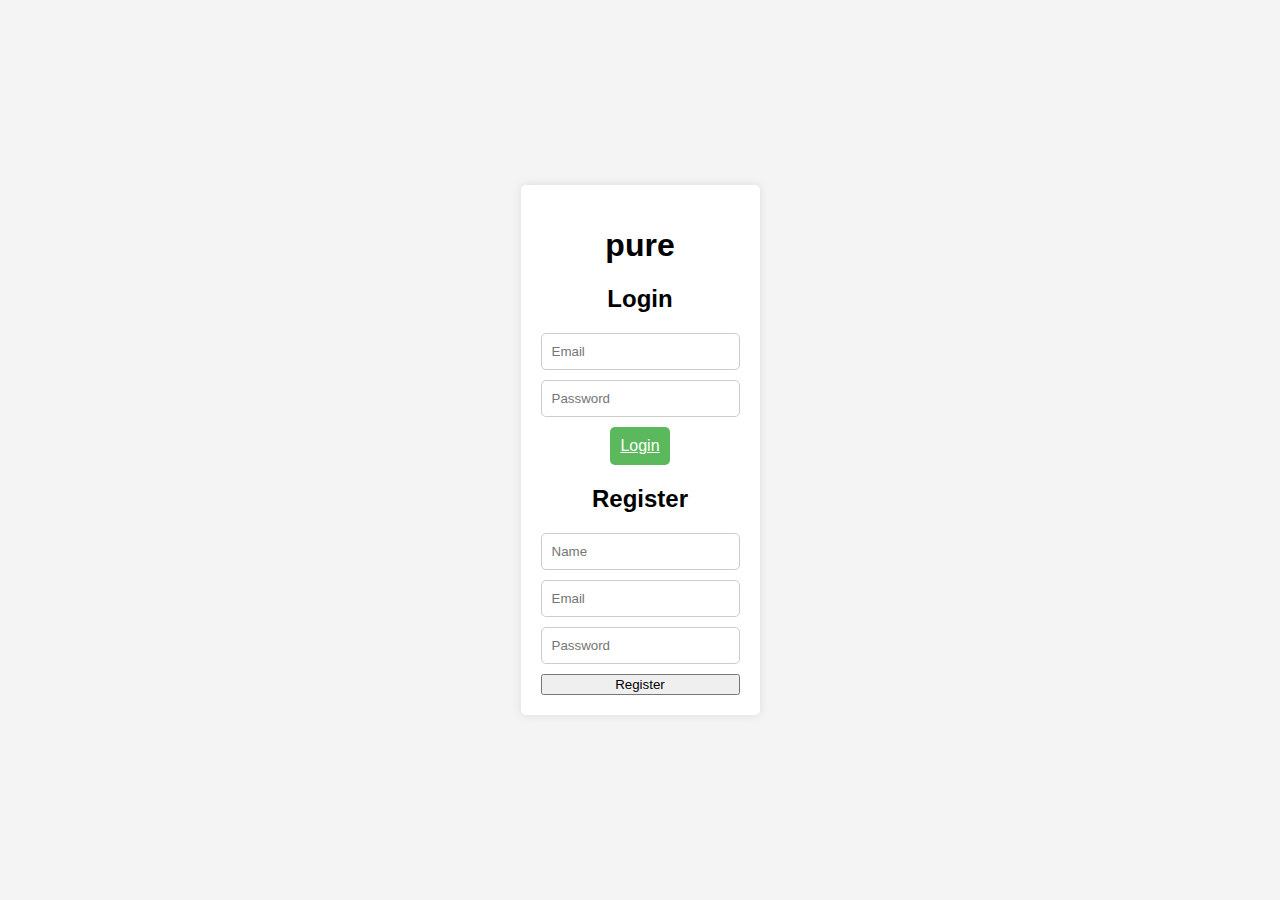
<file: index.html>
<!DOCTYPE html>
<html lang="en">
<head>
  <meta charset="UTF-8">
  <meta name="viewport" content="width=device-width, initial-scale=1.0">
  <title>Nykaa Clone</title>
  <link rel="stylesheet" href="loginstyles.css">
</head>
<body>
  <div class="container">
    <h1>pure</h1>
    <div id="auth">
      <div id="login">
        <h2>Login</h2>
        <form id="loginForm">
          <input type="email" id="loginEmail" placeholder="Email" required>
          <input type="password" id="loginPassword" placeholder="Password" required>
          <a class="submit" href="home.html">Login</a>
         
        </form>
      </div>
      <div id="register">
        <h2>Register</h2>
        <form id="registerForm">
          <input type="text" id="registerName" placeholder="Name" required>
          <input type="email" id="registerEmail" placeholder="Email" required>
          <input type="password" id="registerPassword" placeholder="Password" required>
          <button type="submit">Register</button>
        </form>
      </div>
    </div>
  </div>
  <script src="scr.js"></script>
</body>
</html>
</file>
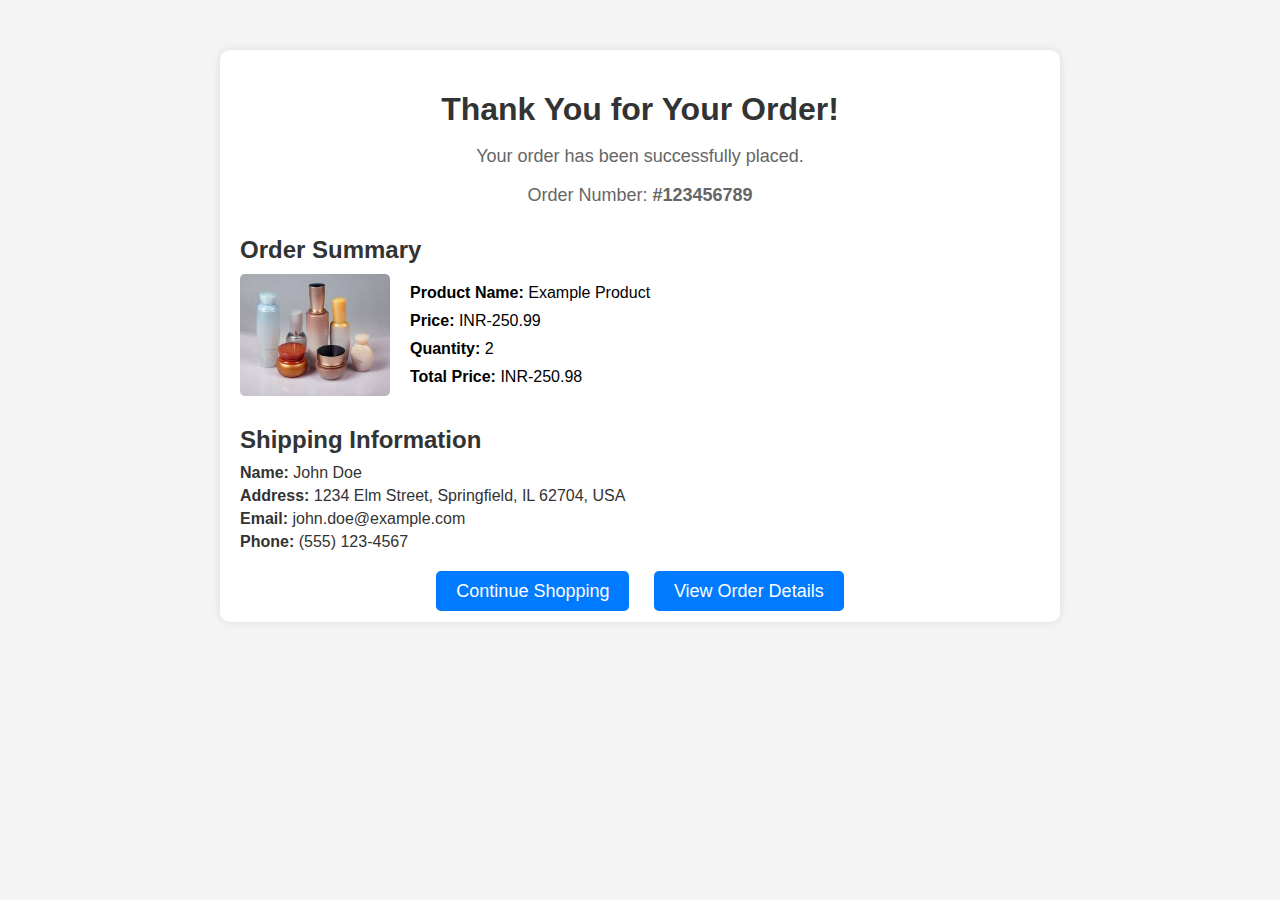
<file: comn.html>
<!DOCTYPE html>
<html lang="en">
<head>
    <meta charset="UTF-8">
    <meta name="viewport" content="width=device-width, initial-scale=1.0">
    <title>Order Confirmation</title>
    <link rel="stylesheet" href="comn.css">
</head>
<body>
    <div class="container">
        <div class="confirmation-message">
            <h1>Thank You for Your Order!</h1>
            <p>Your order has been successfully placed.</p>
            <p>Order Number: <strong>#123456789</strong></p>
        </div>

        <!-- Order Summary Section -->
        <div class="order-summary">
            <h2>Order Summary</h2>
            <div class="product-info">
                <img src="p1.jpg" alt="Product Image">
                <div class="details">
                    <p><strong>Product Name:</strong> Example Product</p>
                    <p><strong>Price:</strong> INR-250.99</p>
                    <p><strong>Quantity:</strong> 2</p>
                    <p><strong>Total Price:</strong> INR-250.98</p>
                </div>
            </div>
        </div>

        <!-- Shipping Information Section -->
        <div class="shipping-info">
            <h2>Shipping Information</h2>
            <p><strong>Name:</strong> John Doe</p>
            <p><strong>Address:</strong> 1234 Elm Street, Springfield, IL 62704, USA</p>
            <p><strong>Email:</strong> john.doe@example.com</p>
            <p><strong>Phone:</strong> (555) 123-4567</p>
        </div>

        <div class="actions">
            <a href="home.html" class="btn">Continue Shopping</a>
            <a href="#" class="btn">View Order Details</a>
        </div>
    </div>
</body>
</html>
</file>
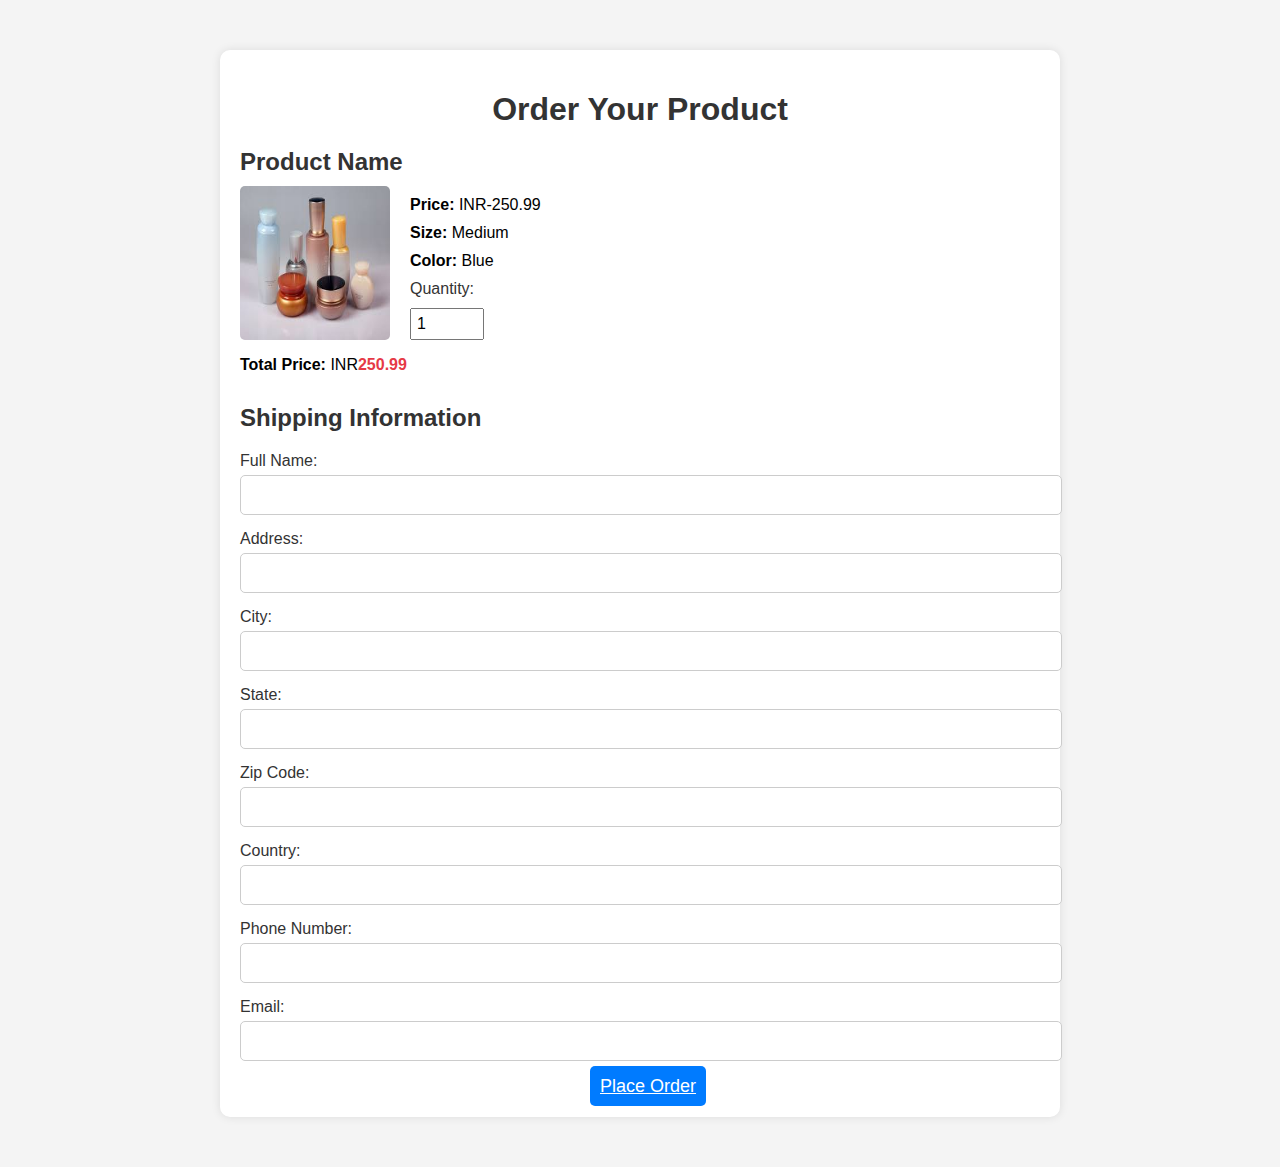
<file: order.html>
<!DOCTYPE html>
<html lang="en">
<head>
    <meta charset="UTF-8">
    <meta name="viewport" content="width=device-width, initial-scale=1.0">
    <title>Product Order Page</title>
    <link rel="stylesheet" href="orderhh.css">
</head>
<body>
    <div class="container">
        <h1>Order Your Product</h1>

        <!-- Product Summary Section -->
        <div class="product-summary">
            <h2>Product Name</h2>
            <div class="product-info">
                <img src="p1.jpg" alt="Product Image">
                <div class="details">
                    <p><strong>Price:</strong> INR-250.99</p>
                    <p><strong>Size:</strong> Medium</p>
                    <p><strong>Color:</strong> Blue</p>
                    <label for="quantity">Quantity:</label>
                    <input type="number" id="quantity" name="quantity" min="1" value="1" onchange="updateTotal()">
                </div>
            </div>
            <p><strong>Total Price:</strong> INR<span id="total-price">250.99</span></p>
        </div>

        <!-- Shipping Information Section -->
        <div class="shipping-info">
            <h2>Shipping Information</h2>
            <form id="order-form">
                <div class="form-group">
                    <label for="full-name">Full Name:</label>
                    <input type="text" id="full-name" name="full-name" required>
                </div>
                <div class="form-group">
                    <label for="address">Address:</label>
                    <input type="text" id="address" name="address" required>
                </div>
                <div class="form-group">
                    <label for="city">City:</label>
                    <input type="text" id="city" name="city" required>
                </div>
                <div class="form-group">
                    <label for="state">State:</label>
                    <input type="text" id="state" name="state" required>
                </div>
                <div class="form-group">
                    <label for="zip">Zip Code:</label>
                    <input type="text" id="zip" name="zip" required>
                </div>
                <div class="form-group">
                    <label for="country">Country:</label>
                    <input type="text" id="country" name="country" required>
                </div>
                <div class="form-group">
                    <label for="phone">Phone Number:</label>
                    <input type="tel" id="phone" name="phone" required>
                </div>
                <div class="form-group">
                    <label for="email">Email:</label>
                    <input type="email" id="email" name="email" required>
                </div>

                <a type="submit" class="btn" href="comn.html">Place Order</a>
            </form>
        </div>
    </div>
    <script src="orderscript.js"></script>
</body>
</html>
</file>
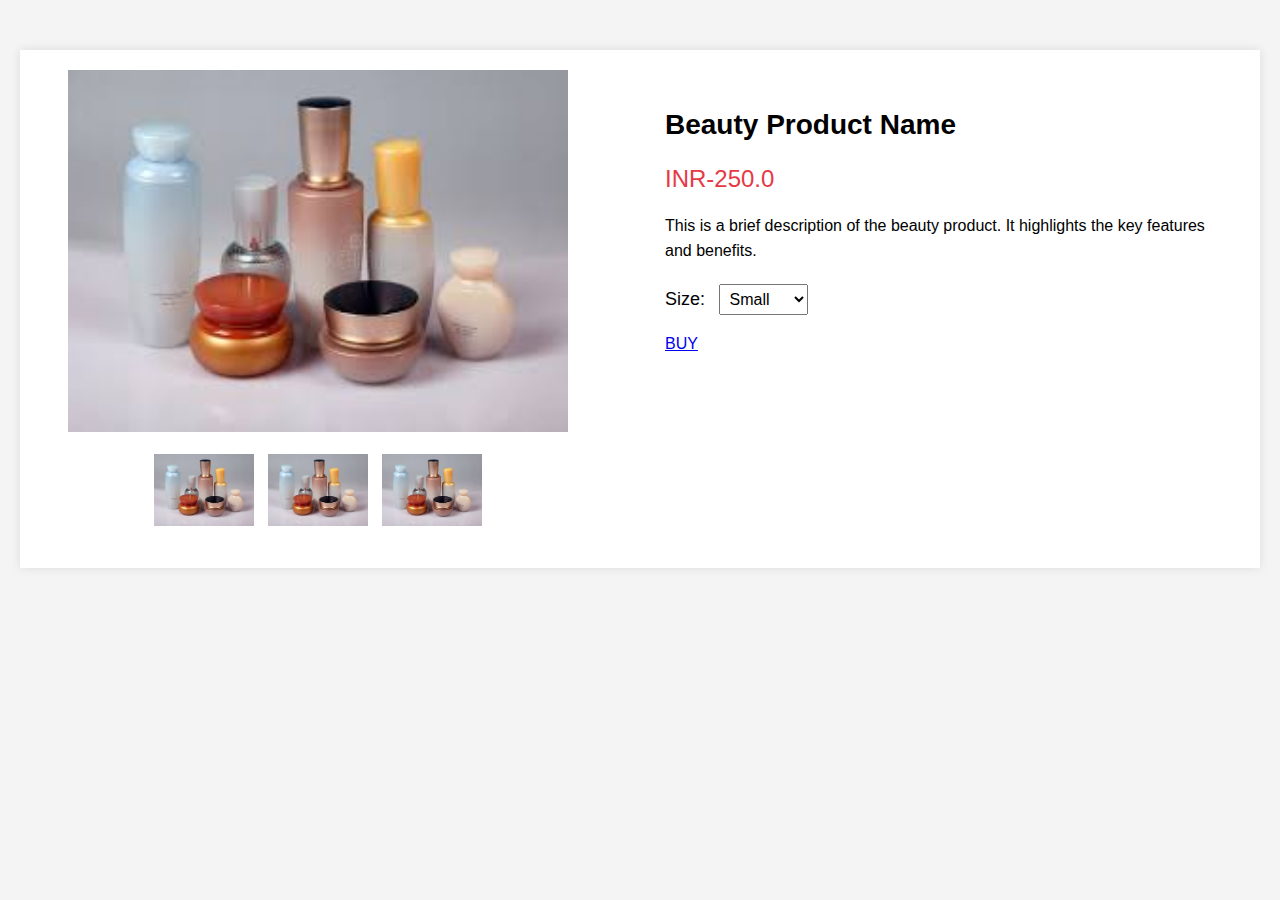
<file: product1.html>
<!DOCTYPE html>
<html lang="en">
<head>
    <meta charset="UTF-8">
    <meta name="viewport" content="width=device-width, initial-scale=1.0">
    <title>Beauty Product Detail Page</title>
    <link rel="stylesheet" href="p1.css">
</head>
<body>
    <div class="container">
        <div class="product-gallery">
            <img id="main-image" src="p1.jpg" alt="Beauty Product">
            <div class="thumbnail-images">
                <img src="p1.jpg" alt="Product Thumbnail 1" onclick="changeImage(this)">
                <img src="p1.jpg" alt="Product Thumbnail 2" onclick="changeImage(this)">
                <img src="p1.jpg" alt="Product Thumbnail 3" onclick="changeImage(this)">
            </div>
        </div>
        <div class="product-details">
            <h1>Beauty Product Name</h1>
            <p class="price">INR-250.0</p>
            <p class="description">This is a brief description of the beauty product. It highlights the key features and benefits.</p>
            <div class="product-options">
                <label for="size">Size:</label>
                <select id="size">
                    <option value="small">Small</option>
                    <option value="medium">Medium</option>
                    <option value="large">Large</option>
                </select>
            </div>
            <a class="submit" href="order.html">BUY</a>
        </div>
    </div>
    <script>
        function changeImage(element) {
    document.getElementById('main-image').src = element.src;
}

    </script>
</body>
</html>
</file>
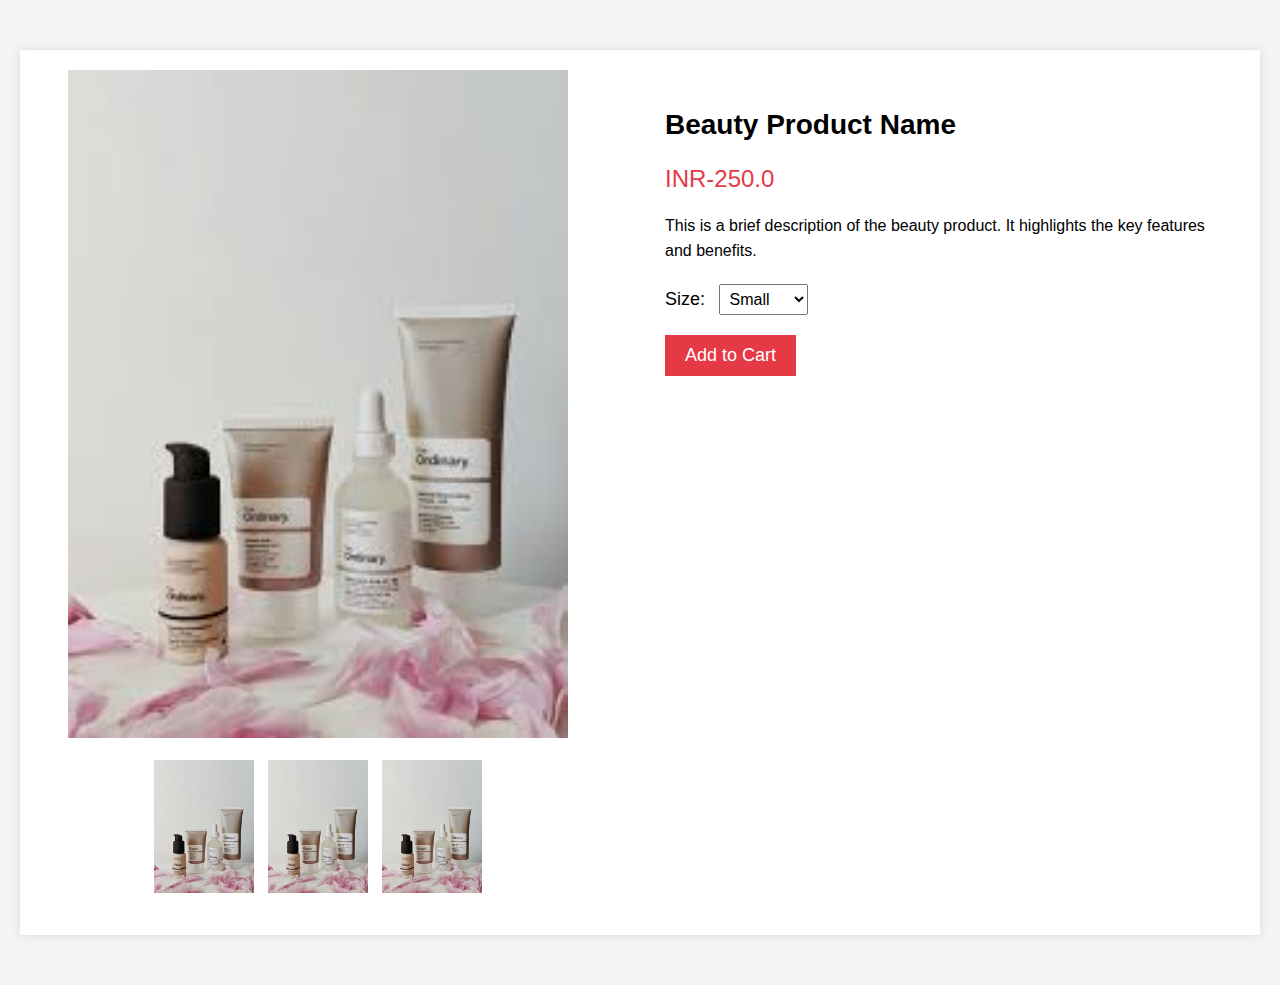
<file: product2.html>
<!DOCTYPE html>
<html lang="en">
<head>
    <meta charset="UTF-8">
    <meta name="viewport" content="width=device-width, initial-scale=1.0">
    <title>Beauty Product Detail Page</title>
    <link rel="stylesheet" href="p2.css">
</head>
<body>
    <div class="container">
        <div class="product-gallery">
            <img id="main-image" src="p2.jpg" alt="Beauty Product">
            <div class="thumbnail-images">
                <img src="p2.jpg" alt="Product Thumbnail 1" onclick="changeImage(this)">
                <img src="p2.jpg" alt="Product Thumbnail 2" onclick="changeImage(this)">
                <img src="p2.jpg" alt="Product Thumbnail 3" onclick="changeImage(this)">
            </div>
        </div>
        <div class="product-details">
            <h1>Beauty Product Name</h1>
            <p class="price">INR-250.0</p>
            <p class="description">This is a brief description of the beauty product. It highlights the key features and benefits.</p>
            <div class="product-options">
                <label for="size">Size:</label>
                <select id="size">
                    <option value="small">Small</option>
                    <option value="medium">Medium</option>
                    <option value="large">Large</option>
                </select>
            </div>
            <button class="add-to-cart">Add to Cart</button>
        </div>
    </div>
    <script>
        function changeImage(element) {
    document.getElementById('main-image').src = element.src;
}

    </script>
</body>
</html>
</file>
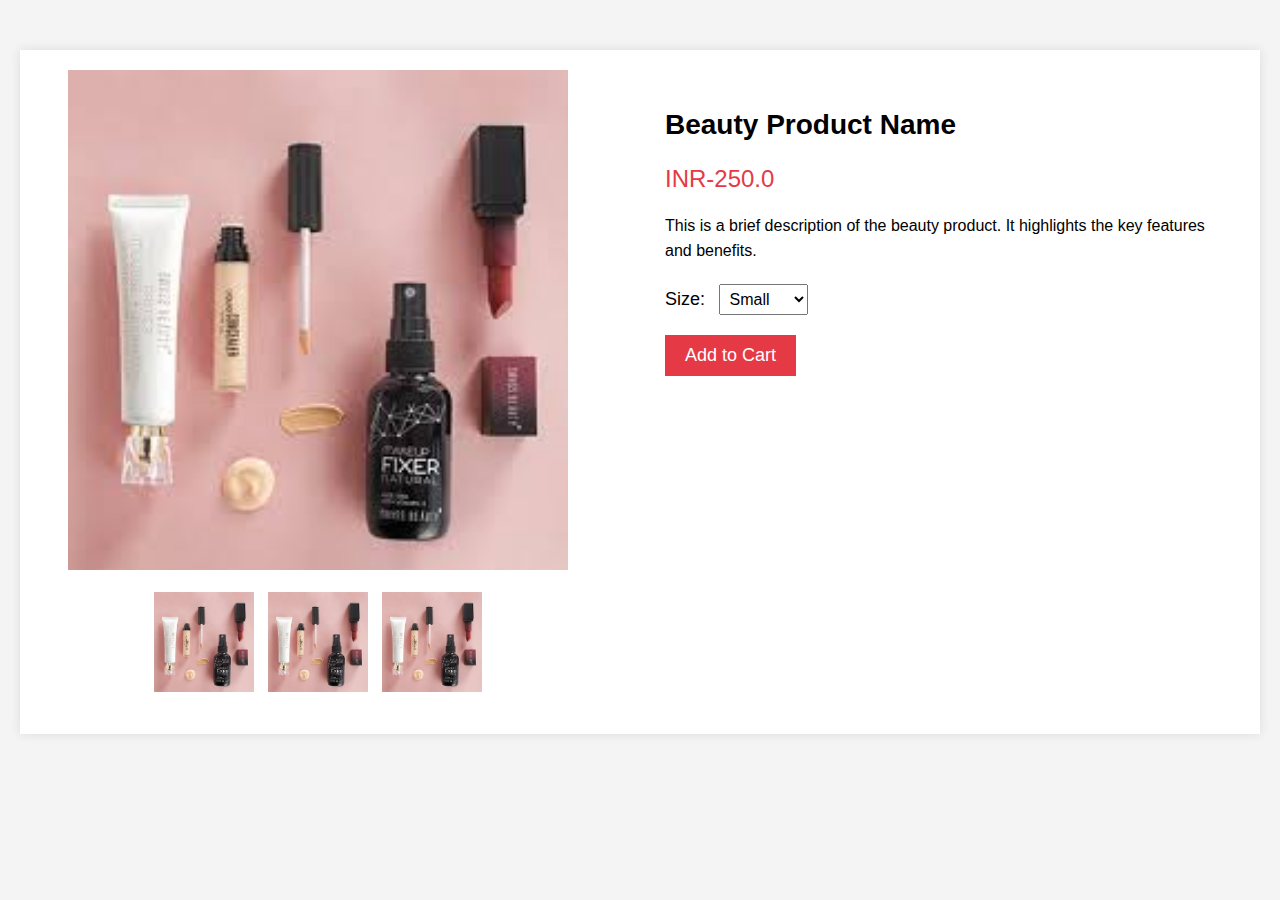
<file: product3.html>
<!DOCTYPE html>
<html lang="en">
<head>
    <meta charset="UTF-8">
    <meta name="viewport" content="width=device-width, initial-scale=1.0">
    <title>Beauty Product Detail Page</title>
    <link rel="stylesheet" href="p2.css">
</head>
<body>
    <div class="container">
        <div class="product-gallery">
            <img id="main-image" src="p3.jpg" alt="Beauty Product">
            <div class="thumbnail-images">
                <img src="p3.jpg" alt="Product Thumbnail 1" onclick="changeImage(this)">
                <img src="p3.jpg" alt="Product Thumbnail 2" onclick="changeImage(this)">
                <img src="p3.jpg" alt="Product Thumbnail 3" onclick="changeImage(this)">
            </div>
        </div>
        <div class="product-details">
            <h1>Beauty Product Name</h1>
            <p class="price">INR-250.0</p>
            <p class="description">This is a brief description of the beauty product. It highlights the key features and benefits.</p>
            <div class="product-options">
                <label for="size">Size:</label>
                <select id="size">
                    <option value="small">Small</option>
                    <option value="medium">Medium</option>
                    <option value="large">Large</option>
                </select>
            </div>
            <button class="add-to-cart">Add to Cart</button>
        </div>
    </div>
    <script>
        function changeImage(element) {
    document.getElementById('main-image').src = element.src;
}

    </script>
</body>
</html>
</file>
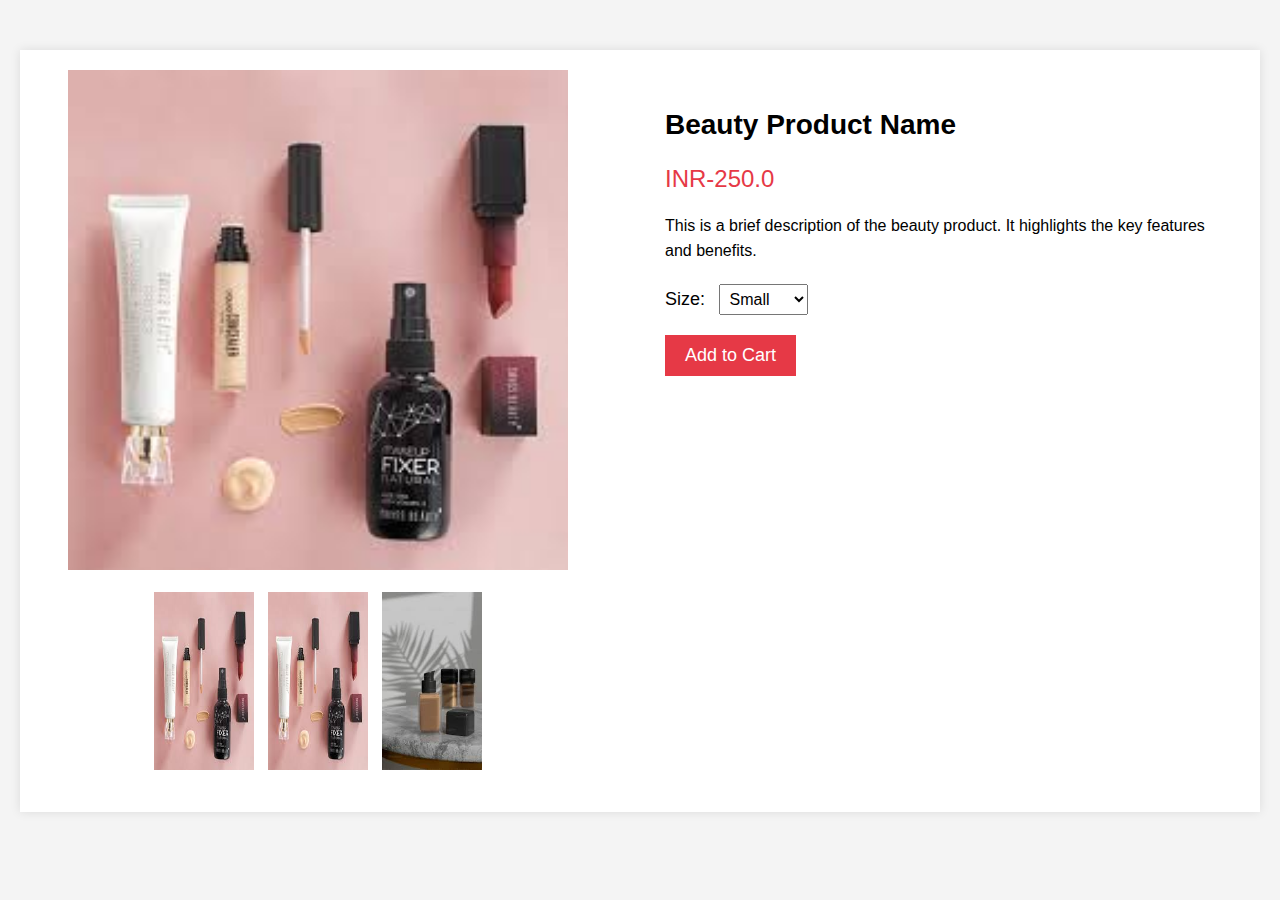
<file: product4.html>
<!DOCTYPE html>
<html lang="en">
<head>
    <meta charset="UTF-8">
    <meta name="viewport" content="width=device-width, initial-scale=1.0">
    <title>Beauty Product Detail Page</title>
    <link rel="stylesheet" href="p2.css">
</head>
<body>
    <div class="container">
        <div class="product-gallery">
            <img id="main-image" src="p5.jpg" alt="Beauty Product">
            <div class="thumbnail-images">
                <img src="p5.jpg" alt="Product Thumbnail 1" onclick="changeImage(this)">
                <img src="p5.jpg" alt="Product Thumbnail 2" onclick="changeImage(this)">
                <img src="p4.jpg" alt="Product Thumbnail 3" onclick="changeImage(this)">
            </div>
        </div>
        <div class="product-details">
            <h1>Beauty Product Name</h1>
            <p class="price">INR-250.0</p>
            <p class="description">This is a brief description of the beauty product. It highlights the key features and benefits.</p>
            <div class="product-options">
                <label for="size">Size:</label>
                <select id="size">
                    <option value="small">Small</option>
                    <option value="medium">Medium</option>
                    <option value="large">Large</option>
                </select>
            </div>
            <button class="add-to-cart">Add to Cart</button>
        </div>
    </div>
    <script>
        function changeImage(element) {
    document.getElementById('main-image').src = element.src;
}

    </script>
</body>
</html>
</file>
<file: loginstyles.css>
body {
    font-family: Arial, sans-serif;
    background-color: #f4f4f4;
    display: flex;
    justify-content: center;
    align-items: center;
    height: 100vh;
    margin: 0;
  }
  
  .container {
    background: white;
    padding: 20px;
    border-radius: 5px;
    box-shadow: 0 0 10px rgba(0,0,0,0.1);
  }
  
  h1, h2 {
    text-align: center;
  }
  
  form {
    display: flex;
    flex-direction: column;
    gap: 10px;
  }
  
  input {
    padding: 10px;
    border: 1px solid #ccc;
    border-radius: 5px;
  }
  
.submit {
    padding: 10px;
    background-color: #5cb85c;
    color: white;
    border: none;
    border-radius: 5px;
    cursor: pointer;
    align-self: center;
  }
  
  .submit:hover {
    background-color: #4cae4c;
  }
</file>
<file: comn.css>
body {
    font-family: Arial, sans-serif;
    background-color: #f4f4f4;
    margin: 0;
    padding: 0;
}

.container {
    max-width: 800px;
    margin: 50px auto;
    padding: 20px;
    background-color: #fff;
    box-shadow: 0 0 10px rgba(0, 0, 0, 0.1);
    border-radius: 10px;
}

h1 {
    text-align: center;
    margin-bottom: 10px;
    color: #333;
}

.confirmation-message {
    text-align: center;
    margin-bottom: 30px;
}

.confirmation-message p {
    font-size: 18px;
    color: #666;
}

.order-summary,
.shipping-info {
    margin-bottom: 30px;
}

h2 {
    color: #333;
    margin-bottom: 10px;
}

.product-info {
    display: flex;
    gap: 20px;
    margin-bottom: 20px;
}

.product-info img {
    width: 150px;
    height: auto;
    border-radius: 5px;
}

.product-info .details {
    flex: 1;
}

.product-info .details p {
    margin: 10px 0;
    font-size: 16px;
}

.shipping-info p {
    margin: 5px 0;
    font-size: 16px;
    color: #333;
}

.actions {
    text-align: center;
}

.actions .btn {
    padding: 10px 20px;
    margin: 10px;
    background-color: #007BFF;
    color: #fff;
    border: none;
    font-size: 18px;
    cursor: pointer;
    border-radius: 5px;
    text-decoration: none;
    transition: background-color 0.3s;
}

.actions .btn:hover {
    background-color: #0056b3;
}
</file>
<file: orderhh.css>
body {
    font-family: Arial, sans-serif;
    background-color: #f4f4f4;
    margin: 0;
    padding: 0;
}

.container {
    max-width: 800px;
    margin: 50px auto;
    padding: 20px;
    background-color: #fff;
    box-shadow: 0 0 10px rgba(0, 0, 0, 0.1);
    border-radius: 10px;
}

h1 {
    text-align: center;
    margin-bottom: 20px;
    color: #333;
}

.product-summary {
    margin-bottom: 30px;
}

.product-summary h2 {
    margin-bottom: 10px;
    color: #333;
}

.product-info {
    display: flex;
    gap: 20px;
}

.product-info img {
    width: 150px;
    height: auto;
    border-radius: 5px;
}

.product-info .details {
    flex: 1;
}

.product-info .details p,
.product-info .details label {
    margin: 10px 0;
    font-size: 16px;
}

#quantity {
    width: 60px;
    padding: 5px;
    font-size: 16px;
}

#total-price {
    font-weight: bold;
    color: #e63946;
}

.shipping-info {
    margin-top: 20px;
}

.shipping-info h2 {
    margin-bottom: 20px;
    color: #333;
}

.form-group {
    margin-bottom: 15px;
}

label {
    display: block;
    margin-bottom: 5px;
    font-size: 16px;
    color: #333;
}

input[type="text"],
input[type="tel"],
input[type="email"] {
    width: 100%;
    padding: 10px;
    font-size: 16px;
    border: 1px solid #ccc;
    border-radius: 5px;
}

.btn {
    margin-left: 350px;
    width: 100px;
    padding: 10px;
    background-color: #007BFF;
    color: #fff;
    border: none;
    font-size: 18px;
    cursor: pointer;
    border-radius: 5px;
    transition: background-color 0.3s;
}

.btn:hover {
    background-color: #0056b3;
}
</file>
<file: p1.css>
body {
    font-family: Arial, sans-serif;
    margin: 0;
    padding: 0;
    background-color: #f4f4f4;
}

.container {
    max-width: 1200px;
    margin: 50px auto;
    padding: 20px;
    display: flex;
    gap: 50px;
    background-color: #fff;
    box-shadow: 0 0 10px rgba(0, 0, 0, 0.1);
}

.product-gallery {
    flex: 1;
    display: flex;
    flex-direction: column;
    align-items: center;
}

.product-gallery img {
    width: 100%;
    max-width: 500px;
    margin-bottom: 20px;
}

.thumbnail-images {
    display: flex;
    gap: 10px;
}

.thumbnail-images img {
    width: 100px;
    cursor: pointer;
    border: 2px solid transparent;
}

.thumbnail-images img:hover {
    border: 2px solid #000;
}

.product-details {
    flex: 1;
    padding: 20px;
}

.product-details h1 {
    margin-bottom: 20px;
    font-size: 28px;
}

.product-details .price {
    font-size: 24px;
    color: #e63946;
    margin-bottom: 20px;
}

.product-details .description {
    margin-bottom: 20px;
    line-height: 1.6;
}

.product-options {
    margin-bottom: 20px;
}

.product-options label {
    margin-right: 10px;
    font-size: 18px;
}

.product-options select {
    padding: 5px;
    font-size: 16px;
}

.BUY {
    padding: 10px 20px;
    background-color: #e63946;
    color: #fff;
    border: none;
    font-size: 18px;
    cursor: pointer;
}

.BUY:hover {
    background-color: #d62828;
}
</file>
<file: p2.css>
body {
    font-family: Arial, sans-serif;
    margin: 0;
    padding: 0;
    background-color: #f4f4f4;
}

.container {
    max-width: 1200px;
    margin: 50px auto;
    padding: 20px;
    display: flex;
    gap: 50px;
    background-color: #fff;
    box-shadow: 0 0 10px rgba(0, 0, 0, 0.1);
}

.product-gallery {
    flex: 1;
    display: flex;
    flex-direction: column;
    align-items: center;
}

.product-gallery img {
    width: 100%;
    max-width: 500px;
    margin-bottom: 20px;
}

.thumbnail-images {
    display: flex;
    gap: 10px;
}

.thumbnail-images img {
    width: 100px;
    cursor: pointer;
    border: 2px solid transparent;
}

.thumbnail-images img:hover {
    border: 2px solid #000;
}

.product-details {
    flex: 1;
    padding: 20px;
}

.product-details h1 {
    margin-bottom: 20px;
    font-size: 28px;
}

.product-details .price {
    font-size: 24px;
    color: #e63946;
    margin-bottom: 20px;
}

.product-details .description {
    margin-bottom: 20px;
    line-height: 1.6;
}

.product-options {
    margin-bottom: 20px;
}

.product-options label {
    margin-right: 10px;
    font-size: 18px;
}

.product-options select {
    padding: 5px;
    font-size: 16px;
}

.add-to-cart {
    padding: 10px 20px;
    background-color: #e63946;
    color: #fff;
    border: none;
    font-size: 18px;
    cursor: pointer;
}

.add-to-cart:hover {
    background-color: #d62828;
}
</file>
